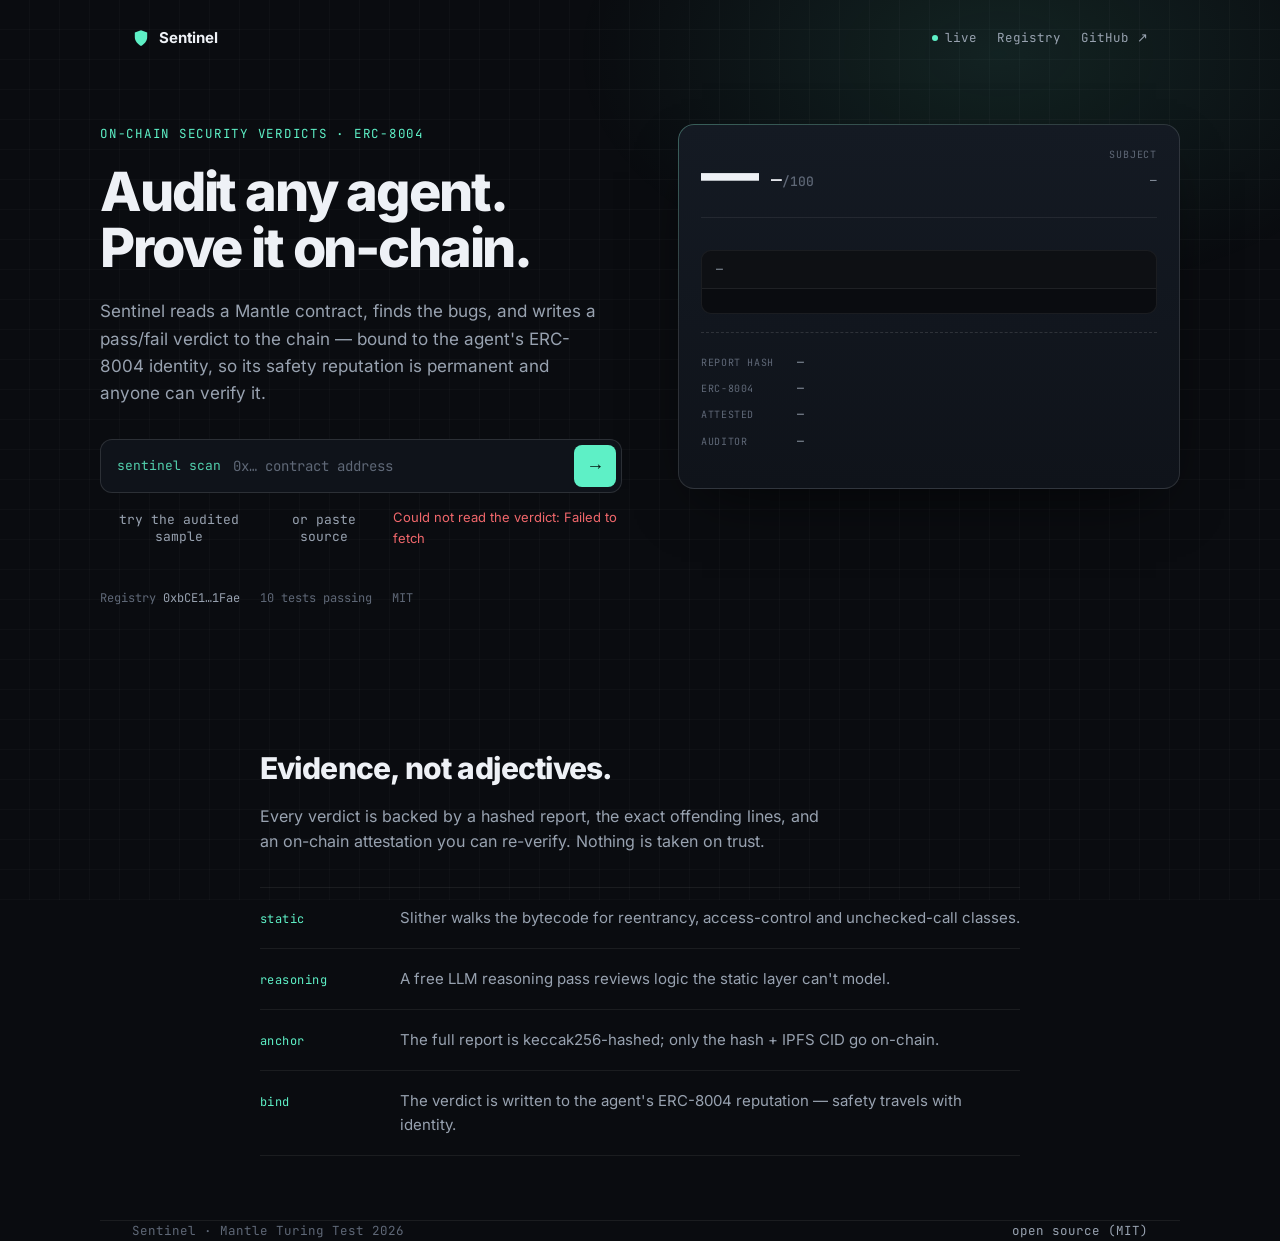
<file: docs/index.html>
<!DOCTYPE html>
<html lang="en">
<head>
  <meta charset="UTF-8" />
  <meta name="viewport" content="width=device-width, initial-scale=1.0" />
  <title>Sentinel — on-chain security verdicts for AI agents</title>
  <meta name="description" content="Sentinel audits any Mantle contract and writes a pass/fail security verdict on-chain, bound to the contract's ERC-8004 agent identity." />
  <meta property="og:title" content="Sentinel — on-chain security verdicts for AI agents" />
  <meta property="og:description" content="Paste a Mantle contract. Sentinel finds the bugs and writes a verifiable verdict on-chain, bound to the agent's ERC-8004 identity." />
  <meta property="og:type" content="website" />
  <meta property="og:url" content="https://yonkoo11.github.io/mantle-sentinel/" />
  <meta name="twitter:card" content="summary_large_image" />
  <link rel="icon" href="data:image/svg+xml,%3Csvg xmlns='http://www.w3.org/2000/svg' viewBox='0 0 32 32'%3E%3Cpath d='M16 2l11 4v8c0 7-4.7 12.5-11 16C9.7 26.5 5 21 5 14V6z' fill='%235ef0c6'/%3E%3Cpath d='M11 16l4 4 7-8' stroke='%23061712' stroke-width='2.6' fill='none' stroke-linecap='round' stroke-linejoin='round'/%3E%3C/svg%3E" />
  <link rel="stylesheet" href="styles.css" />
</head>
<body>
  <div class="bg" aria-hidden="true"></div>

  <header class="nav wrap">
    <div class="brand"><span class="mark" aria-hidden="true"></span>Sentinel</div>
    <nav class="nav-right">
      <span class="live"><span class="dot"></span>live</span>
      <a href="registry.html">Registry</a>
      <a href="https://github.com/Yonkoo11/mantle-sentinel" target="_blank" rel="noopener">GitHub ↗</a>
    </nav>
  </header>

  <main>
    <section class="hero wrap">
      <div class="hero-left">
        <p class="eyebrow">On-chain security verdicts · ERC-8004</p>
        <h1>Audit any agent.<br>Prove it <span class="nb">on-chain.</span></h1>
        <p class="lede">Sentinel reads a Mantle contract, finds the bugs, and writes a pass/fail
          verdict to the chain — bound to the agent's ERC-8004 identity, so its safety reputation
          is permanent and anyone can verify it.</p>

        <div class="scan">
          <span class="prompt">sentinel&nbsp;scan</span>
          <input id="addr" type="text" placeholder="0x… contract address" spellcheck="false" autocomplete="off" aria-label="Contract address" />
          <button id="check" aria-label="Check verdict">→</button>
        </div>
        <div class="scan-meta">
          <button id="sample" class="link">try the audited sample</button>
          <button id="paste-toggle" class="link">or paste source</button>
          <span id="status" class="status" role="status" aria-live="polite"></span>
        </div>
        <textarea id="source" class="source-box" hidden placeholder="// paste Solidity source, then press Check" spellcheck="false"></textarea>

        <ul class="trust">
          <li>Registry <a id="reg-link" class="mono" target="_blank" rel="noopener"></a></li>
          <li>10 tests passing</li>
          <li>MIT</li>
        </ul>
      </div>

      <!-- SIGNATURE: the verdict credential -->
      <aside id="credential" class="credential" aria-label="Security verdict">
        <div class="cred-top">
          <div class="grade-wrap">
            <span id="grade" class="grade">—</span>
            <div class="grade-meta">
              <span id="verdict-pill" class="pill"></span>
              <span class="score-line"><span id="score">—</span><span class="score-max">/100</span></span>
            </div>
          </div>
          <div class="cred-target">
            <span class="k">Subject</span>
            <code id="verdict-target" class="mono">—</code>
          </div>
        </div>

        <div class="sevstrip" id="sevstrip"></div>

        <div class="excerpt" id="excerpt">
          <div class="excerpt-head"><span id="excerpt-label" class="mono">—</span></div>
          <pre id="code" class="code" aria-hidden="false"></pre>
        </div>

        <ul class="findings" id="findings" hidden></ul>

        <div class="receipt">
          <div id="cred-note" class="cred-note" hidden></div>
          <div class="receipt-row"><span class="k">Report hash</span><code id="r-hash" class="mono">—</code></div>
          <div class="receipt-row"><span class="k">ERC-8004</span><code id="r-agent" class="mono">—</code></div>
          <div class="receipt-row"><span class="k">Attested</span><code id="r-time" class="mono">—</code></div>
          <div class="receipt-row"><span class="k">Auditor</span><code id="r-auditor" class="mono">—</code></div>
          <div id="links" class="receipt-links"></div>
        </div>
      </aside>
    </section>

    <section class="checks wrap" aria-label="What Sentinel checks">
      <h2>Evidence, not adjectives.</h2>
      <p class="section-lede">Every verdict is backed by a hashed report, the exact offending lines, and an
        on-chain attestation you can re-verify. Nothing is taken on trust.</p>
      <div class="ledger">
        <div class="led"><span class="led-k mono">static</span><span class="led-v">Slither walks the bytecode for reentrancy, access-control and unchecked-call classes.</span></div>
        <div class="led"><span class="led-k mono">reasoning</span><span class="led-v">A free LLM reasoning pass reviews logic the static layer can't model.</span></div>
        <div class="led"><span class="led-k mono">anchor</span><span class="led-v">The full report is keccak256-hashed; only the hash + IPFS CID go on-chain.</span></div>
        <div class="led"><span class="led-k mono">bind</span><span class="led-v">The verdict is written to the agent's ERC-8004 reputation — safety travels with identity.</span></div>
      </div>
    </section>
  </main>

  <footer class="wrap">
    <span>Sentinel · Mantle Turing Test 2026</span>
    <span><a href="https://github.com/Yonkoo11/mantle-sentinel" target="_blank" rel="noopener">open source (MIT)</a></span>
  </footer>

  <script src="vendor/ethers.umd.min.js"></script>
  <script src="app.js"></script>
</body>
</html>
</file>
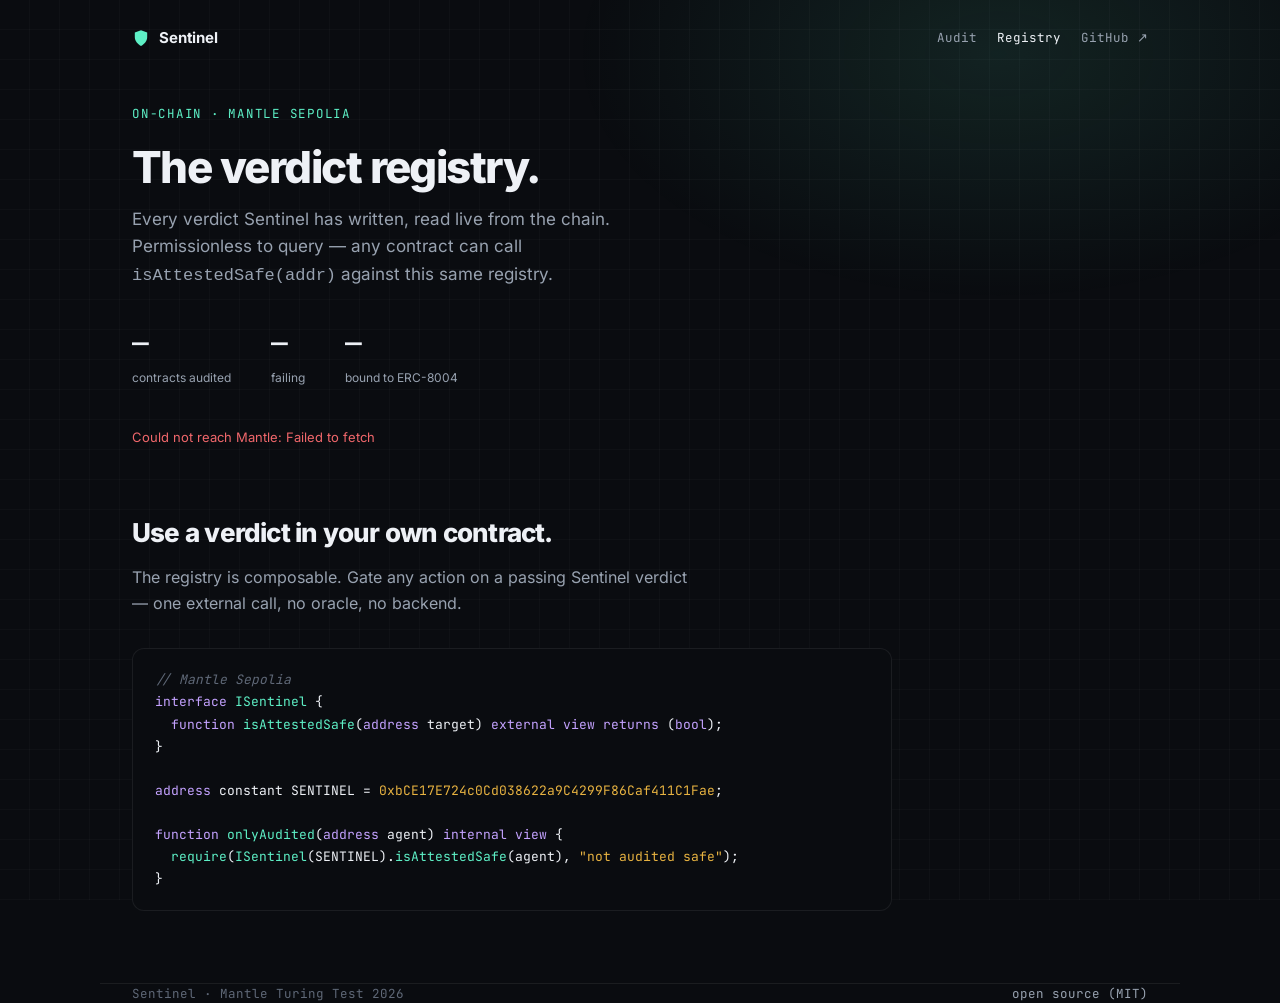
<file: docs/registry.html>
<!DOCTYPE html>
<html lang="en">
<head>
  <meta charset="UTF-8" />
  <meta name="viewport" content="width=device-width, initial-scale=1.0" />
  <title>Registry — Sentinel</title>
  <meta name="description" content="Every security verdict Sentinel has written on Mantle, read live from the chain." />
  <link rel="icon" href="data:image/svg+xml,%3Csvg xmlns='http://www.w3.org/2000/svg' viewBox='0 0 32 32'%3E%3Cpath d='M16 2l11 4v8c0 7-4.7 12.5-11 16C9.7 26.5 5 21 5 14V6z' fill='%235ef0c6'/%3E%3Cpath d='M11 16l4 4 7-8' stroke='%23061712' stroke-width='2.6' fill='none' stroke-linecap='round' stroke-linejoin='round'/%3E%3C/svg%3E" />
  <link rel="stylesheet" href="styles.css" />
</head>
<body>
  <div class="bg" aria-hidden="true"></div>

  <header class="nav wrap">
    <a class="brand" href="index.html"><span class="mark" aria-hidden="true"></span>Sentinel</a>
    <nav class="nav-right">
      <a href="index.html">Audit</a>
      <a href="registry.html" class="active">Registry</a>
      <a href="https://github.com/Yonkoo11/mantle-sentinel" target="_blank" rel="noopener">GitHub ↗</a>
    </nav>
  </header>

  <main class="wrap">
    <section class="reg-head">
      <p class="eyebrow">On-chain · Mantle Sepolia</p>
      <h1>The verdict registry.</h1>
      <p class="lede">Every verdict Sentinel has written, read live from the chain. Permissionless to query —
        any contract can call <code>isAttestedSafe(addr)</code> against this same registry.</p>
      <div class="stats" id="stats">
        <div class="stat"><span class="sv" id="s-total">—</span><span class="sl">contracts audited</span></div>
        <div class="stat"><span class="sv" id="s-fail">—</span><span class="sl">failing</span></div>
        <div class="stat"><span class="sv" id="s-bound">—</span><span class="sl">bound to ERC-8004</span></div>
      </div>
    </section>

    <section class="reg-table-wrap">
      <p id="reg-status" class="status loading" role="status" aria-live="polite">Reading the registry from Mantle…</p>
      <table class="reg-table" id="reg-table" hidden>
        <thead>
          <tr><th>Grade</th><th>Contract</th><th>Verdict</th><th>Top severity</th><th>ERC-8004</th><th>Attested</th><th></th></tr>
        </thead>
        <tbody id="reg-body"></tbody>
      </table>
    </section>

    <section class="dev">
      <h2>Use a verdict in your own contract.</h2>
      <p class="section-lede">The registry is composable. Gate any action on a passing Sentinel verdict —
        one external call, no oracle, no backend.</p>
      <pre class="snippet"><span class="cm">// Mantle Sepolia</span>
<span class="kw">interface</span> <span class="fn">ISentinel</span> {
  <span class="kw">function</span> <span class="fn">isAttestedSafe</span>(<span class="kw">address</span> target) <span class="kw">external view returns</span> (<span class="kw">bool</span>);
}

<span class="kw">address</span> constant SENTINEL = <span class="st">0xbCE17E724c0Cd038622a9C4299F86Caf411C1Fae</span>;

<span class="kw">function</span> <span class="fn">onlyAudited</span>(<span class="kw">address</span> agent) <span class="kw">internal view</span> {
  <span class="fn">require</span>(<span class="fn">ISentinel</span>(SENTINEL).<span class="fn">isAttestedSafe</span>(agent), <span class="st">"not audited safe"</span>);
}</pre>
    </section>
  </main>

  <footer class="wrap">
    <span>Sentinel · Mantle Turing Test 2026</span>
    <span><a href="https://github.com/Yonkoo11/mantle-sentinel" target="_blank" rel="noopener">open source (MIT)</a></span>
  </footer>

  <script src="vendor/ethers.umd.min.js"></script>
  <script src="registry.js"></script>
</body>
</html>
</file>
<file: docs/styles.css>
/* ---- fonts (vendored, offline-safe) ---- */
@font-face { font-family: Inter; font-weight: 400; font-display: swap; src: url("vendor/fonts/inter-latin-400-normal.woff2") format("woff2"); }
@font-face { font-family: Inter; font-weight: 600; font-display: swap; src: url("vendor/fonts/inter-latin-600-normal.woff2") format("woff2"); }
@font-face { font-family: Inter; font-weight: 700; font-display: swap; src: url("vendor/fonts/inter-latin-700-normal.woff2") format("woff2"); }
@font-face { font-family: Inter; font-weight: 800; font-display: swap; src: url("vendor/fonts/inter-latin-800-normal.woff2") format("woff2"); }
@font-face { font-family: "JBMono"; font-weight: 400; font-display: swap; src: url("vendor/fonts/jetbrains-mono-latin-400-normal.woff2") format("woff2"); }
@font-face { font-family: "JBMono"; font-weight: 500; font-display: swap; src: url("vendor/fonts/jetbrains-mono-latin-500-normal.woff2") format("woff2"); }
@font-face { font-family: "JBMono"; font-weight: 700; font-display: swap; src: url("vendor/fonts/jetbrains-mono-latin-700-normal.woff2") format("woff2"); }

:root {
  --base: #0a0c10;
  --s1: #0f131a;
  --s2: #141a23;
  --s3: #1b222d;
  --line: rgba(255, 255, 255, 0.07);
  --line2: rgba(255, 255, 255, 0.12);
  --text: #eef1f6;
  --muted: #98a2b0;
  --faint: #5f6877;
  --mint: #5ef0c6;     /* brand accent — rationed like punctuation */
  --red: #f0676b;
  --amber: #e8b341;
  --green: #57c694;    /* scarce — pass only */
  --ink: #061712;
  --sans: Inter, -apple-system, BlinkMacSystemFont, "Segoe UI", sans-serif;
  --mono: "JBMono", ui-monospace, "SF Mono", Menlo, monospace;
  --ease: cubic-bezier(0.4, 0, 0.2, 1);
}

* { box-sizing: border-box; }
html { -webkit-text-size-adjust: 100%; }
body { margin: 0; background: var(--base); color: var(--text); font-family: var(--sans);
  font-size: 16px; line-height: 1.6; -webkit-font-smoothing: antialiased; text-rendering: optimizeLegibility; overflow-x: hidden; }
.mono { font-family: var(--mono); font-variant-numeric: tabular-nums; }
a { color: var(--mint); text-decoration: none; }
.wrap { max-width: 1080px; margin: 0 auto; padding: 0 32px; }

/* living background — one confined glow, faint grid, off-black */
.bg { position: fixed; inset: 0; z-index: -1; pointer-events: none;
  background:
    radial-gradient(46% 38% at 78% 6%, rgba(94, 240, 198, 0.10), transparent 72%),
    linear-gradient(transparent 0 96%, rgba(255,255,255,0.022) 96%) 0 0 / 100% 30px,
    linear-gradient(90deg, transparent 0 96%, rgba(255,255,255,0.022) 96%) 0 0 / 30px 100%; }

/* nav */
.nav { display: flex; align-items: center; justify-content: space-between; padding-top: 26px; padding-bottom: 26px; }
.brand { display: flex; align-items: center; gap: 9px; font-weight: 700; font-size: 15px; letter-spacing: -0.01em; }
.mark { width: 18px; height: 18px; background: var(--mint); box-shadow: 0 0 16px rgba(94, 240, 198, 0.45);
  -webkit-mask: url("data:image/svg+xml,%3Csvg xmlns='http://www.w3.org/2000/svg' viewBox='0 0 32 32'%3E%3Cpath d='M16 2l11 4v8c0 7-4.7 12.5-11 16C9.7 26.5 5 21 5 14V6z'/%3E%3C/svg%3E") center/contain no-repeat;
  mask: url("data:image/svg+xml,%3Csvg xmlns='http://www.w3.org/2000/svg' viewBox='0 0 32 32'%3E%3Cpath d='M16 2l11 4v8c0 7-4.7 12.5-11 16C9.7 26.5 5 21 5 14V6z'/%3E%3C/svg%3E") center/contain no-repeat; }
.nav-right { display: flex; align-items: center; gap: 20px; font-family: var(--mono); font-size: 12.5px; color: var(--muted); }
.nav-right a { color: var(--muted); }
.nav-right a:hover { color: var(--text); }
.live { display: flex; align-items: center; gap: 7px; }
.live .dot { width: 6px; height: 6px; border-radius: 50%; background: var(--mint); box-shadow: 0 0 0 0 rgba(94,240,198,.6); animation: pulse 2.6s var(--ease) infinite; }
@keyframes pulse { 0% { box-shadow: 0 0 0 0 rgba(94,240,198,.5); } 70% { box-shadow: 0 0 0 6px rgba(94,240,198,0); } 100% { box-shadow: 0 0 0 0 rgba(94,240,198,0); } }

/* hero — asymmetric editorial split */
.hero { display: grid; grid-template-columns: 1.02fr 0.98fr; gap: 56px; align-items: start; padding: 48px 0 96px; }
.eyebrow { font-family: var(--mono); font-size: 12.5px; letter-spacing: 0.06em; text-transform: uppercase; color: var(--mint); margin: 0 0 20px; }
h1 { font-size: clamp(38px, 4.7vw, 54px); line-height: 1.04; letter-spacing: -0.04em; font-weight: 800; margin: 0 0 22px; }
h1 .nb { white-space: nowrap; }
.lede { font-size: 17px; line-height: 1.6; color: var(--muted); max-width: 46ch; margin: 0 0 32px; }

.scan { display: flex; align-items: center; gap: 0; background: var(--s1); border: 1px solid var(--line2); border-radius: 12px; padding: 5px 5px 5px 16px; transition: border-color 150ms var(--ease), box-shadow 150ms var(--ease); }
.scan:focus-within { border-color: var(--mint); box-shadow: 0 0 0 3px rgba(94,240,198,0.16); }
.prompt { font-family: var(--mono); font-size: 13px; color: var(--mint); white-space: nowrap; opacity: 0.85; }
.scan input { flex: 1; min-width: 0; background: none; border: 0; color: var(--text); font-family: var(--mono); font-size: 14px; padding: 12px 12px; font-variant-numeric: tabular-nums; }
.scan input::placeholder { color: var(--faint); }
.scan input:focus { outline: none; }
.scan button { background: var(--mint); color: var(--ink); border: 0; border-radius: 8px; width: 42px; height: 42px; font-size: 18px; font-weight: 700; cursor: pointer; flex: none; transition: transform 80ms var(--ease), filter 150ms var(--ease); }
@media (hover: hover) { .scan button:hover { filter: brightness(1.08); } }
.scan button:active { transform: scale(0.94); }
.scan button:focus-visible { outline: none; box-shadow: 0 0 0 3px rgba(94,240,198,0.4); }
.scan-meta { display: flex; align-items: center; gap: 16px; margin: 14px 2px 0; min-height: 20px; }
.link { background: none; border: 0; color: var(--muted); cursor: pointer; font-size: 13px; font-family: var(--mono); padding: 0; }
.link:hover { color: var(--mint); }
.status { font-size: 13px; color: var(--muted); }
.status.err { color: var(--red); }
.status.warn { color: var(--amber); }
.status.loading::after { content: ""; display: inline-block; width: 11px; height: 11px; margin-left: 7px; vertical-align: -1px; border: 2px solid var(--line2); border-top-color: var(--mint); border-radius: 50%; animation: spin .7s linear infinite; }
@keyframes spin { to { transform: rotate(360deg); } }
.trust { list-style: none; display: flex; flex-wrap: wrap; gap: 20px; padding: 0; margin: 40px 0 0; font-family: var(--mono); font-size: 12px; color: var(--faint); }
.trust a { color: var(--muted); }

/* ---- the verdict credential (signature element) ---- */
.credential { position: relative; background: linear-gradient(180deg, var(--s2), var(--s1)); border: 1px solid var(--line2);
  border-radius: 16px; padding: 22px; box-shadow: 0 24px 60px -24px rgba(0,0,0,0.7); }
.credential::before { content: ""; position: absolute; inset: -1px; border-radius: 16px; padding: 1px; pointer-events: none;
  background: linear-gradient(160deg, rgba(94,240,198,0.25), transparent 38%); -webkit-mask: linear-gradient(#000 0 0) content-box, linear-gradient(#000 0 0); -webkit-mask-composite: xor; mask-composite: exclude; }
.credential.enter { animation: rise 300ms var(--ease); }
@keyframes rise { from { opacity: 0; transform: translateY(8px) scale(0.99); } to { opacity: 1; transform: none; } }

.cred-top { display: flex; justify-content: space-between; align-items: flex-start; gap: 16px; padding-bottom: 18px; border-bottom: 1px solid var(--line); }
.grade-wrap { display: flex; align-items: center; gap: 14px; }
.grade { font-size: 58px; font-weight: 800; line-height: 0.9; letter-spacing: -0.04em; }
.grade-meta { display: flex; flex-direction: column; gap: 7px; }
.pill { font-family: var(--mono); font-weight: 700; font-size: 12px; letter-spacing: 0.08em; padding: 4px 10px; border-radius: 6px; width: fit-content; }
.pill.ok { background: rgba(87,198,148,0.12); color: var(--green); box-shadow: inset 0 0 0 1px rgba(87,198,148,0.35); }
.pill.bad { background: rgba(240,103,107,0.12); color: var(--red); box-shadow: inset 0 0 0 1px rgba(240,103,107,0.35); }
.score-line { font-family: var(--mono); font-size: 18px; font-weight: 500; }
.score-max { color: var(--faint); font-size: 13px; }
.cred-target { text-align: right; max-width: 46%; }
.cred-target .k { display: block; font-family: var(--mono); font-size: 10px; letter-spacing: 0.08em; text-transform: uppercase; color: var(--faint); margin-bottom: 3px; }
.cred-target code { font-size: 11px; color: var(--muted); word-break: break-all; }

.sevstrip { display: flex; gap: 8px; flex-wrap: wrap; padding: 16px 0; }
.sev { font-family: var(--mono); font-size: 11px; letter-spacing: 0.04em; padding: 4px 9px; border-radius: 5px; border: 1px solid var(--line2); color: var(--muted); }
.sev b { font-weight: 700; }
.sev.high { color: var(--red); border-color: rgba(240,103,107,0.4); }
.sev.med { color: var(--amber); border-color: rgba(232,179,65,0.4); }
.sev.info { color: var(--muted); }

/* code excerpt — real evidence at the flagged line */
.excerpt { background: var(--base); border: 1px solid var(--line); border-radius: 10px; overflow: hidden; }
.excerpt-head { padding: 9px 14px; border-bottom: 1px solid var(--line); font-size: 11.5px; color: var(--muted); background: rgba(255,255,255,0.015); }
.code { margin: 0; padding: 12px 0; font-family: var(--mono); font-size: 12px; line-height: 1.65; overflow-x: auto; }
.code .ln { display: block; padding: 0 14px; white-space: pre; color: var(--text); }
.code .ln .num { display: inline-block; width: 26px; color: var(--faint); user-select: none; }
.code .ln.flag { background: rgba(240,103,107,0.10); box-shadow: inset 2px 0 0 var(--red); }
.code .kw { color: #c4a2ff; } .code .cm { color: var(--faint); font-style: italic; } .code .fn { color: var(--mint); } .code .st { color: #e8b341; }

.receipt { margin-top: 18px; padding-top: 16px; border-top: 1px dashed var(--line2); }
.receipt-row { display: flex; gap: 12px; align-items: baseline; padding: 4px 0; font-size: 11.5px; }
.receipt-row .k { font-family: var(--mono); font-size: 10px; letter-spacing: 0.06em; text-transform: uppercase; color: var(--faint); min-width: 84px; }
.receipt-row code { color: var(--muted); word-break: break-all; }
.receipt-links { margin-top: 12px; display: flex; gap: 14px; flex-wrap: wrap; font-family: var(--mono); font-size: 12px; }

/* checks / ledger section */
.checks { padding: 40px 0 64px; max-width: 760px; }
.checks h2 { font-size: 30px; letter-spacing: -0.03em; font-weight: 800; margin: 0 0 12px; }
.section-lede { color: var(--muted); font-size: 16px; max-width: 56ch; margin: 0 0 32px; }
.ledger { display: grid; gap: 0; border-top: 1px solid var(--line); }
.led { display: grid; grid-template-columns: 120px 1fr; gap: 20px; padding: 18px 0; border-bottom: 1px solid var(--line); align-items: baseline; }
.led-k { color: var(--mint); font-size: 12px; letter-spacing: 0.04em; }
.led-v { color: var(--muted); font-size: 15px; }

footer { display: flex; justify-content: space-between; flex-wrap: wrap; gap: 12px; border-top: 1px solid var(--line); padding: 26px 0 56px; font-family: var(--mono); font-size: 12.5px; color: var(--faint); }
footer a { color: var(--muted); }

@media (max-width: 880px) {
  .hero { grid-template-columns: 1fr; gap: 40px; padding-bottom: 64px; }
  h1 { font-size: clamp(36px, 9vw, 52px); }
  .credential { order: 2; }
}
@media (max-width: 520px) {
  .wrap { padding: 0 20px; }
  .cred-top { flex-direction: column; }
  .cred-target { text-align: left; max-width: 100%; }
  .led { grid-template-columns: 1fr; gap: 4px; }
}
/* ---- nav links + registry page ---- */
a.brand { color: var(--text); text-decoration: none; }
.nav-right a.active { color: var(--text); }

.reg-head { padding: 28px 0 24px; max-width: 680px; }
.reg-head h1 { font-size: clamp(30px, 4vw, 44px); line-height: 1.05; letter-spacing: -0.035em; font-weight: 800; margin: 14px 0 16px; }
.reg-head .lede { margin-bottom: 28px; }
.stats { display: flex; gap: 40px; flex-wrap: wrap; padding-top: 4px; }
.stat { display: flex; flex-direction: column; gap: 2px; }
.stat .sv { font-family: var(--mono); font-size: 28px; font-weight: 500; letter-spacing: -0.02em; }
.stat .sl { font-size: 12px; color: var(--muted); }

.reg-table-wrap { margin: 16px 0 56px; }
.reg-table { width: 100%; border-collapse: collapse; font-size: 14px; }
.reg-table thead th { text-align: left; font-family: var(--mono); font-size: 11px; letter-spacing: 0.06em; text-transform: uppercase; color: var(--faint); font-weight: 500; padding: 0 14px 12px; border-bottom: 1px solid var(--line2); }
.reg-table tbody td { padding: 14px; border-bottom: 1px solid var(--line); color: var(--text); vertical-align: middle; }
.reg-table tbody tr { transition: background 120ms var(--ease); }
@media (hover: hover) { .reg-table tbody tr:hover { background: rgba(255,255,255,0.022); } }
.reg-table .dim { color: var(--faint); }
.rg { display: inline-flex; align-items: center; justify-content: center; width: 28px; height: 28px; border-radius: 7px; font-weight: 800; font-size: 15px; }
.rg-ok { color: var(--green); background: rgba(87,198,148,0.10); box-shadow: inset 0 0 0 1px rgba(87,198,148,0.28); }
.rg-med { color: var(--amber); background: rgba(232,179,65,0.10); box-shadow: inset 0 0 0 1px rgba(232,179,65,0.28); }
.rg-bad { color: var(--red); background: rgba(240,103,107,0.10); box-shadow: inset 0 0 0 1px rgba(240,103,107,0.28); }
.tag { font-family: var(--mono); font-size: 11px; font-weight: 700; letter-spacing: 0.06em; padding: 3px 8px; border-radius: 5px; }
.tag.ok { color: var(--green); box-shadow: inset 0 0 0 1px rgba(87,198,148,0.32); }
.tag.bad { color: var(--red); box-shadow: inset 0 0 0 1px rgba(240,103,107,0.32); }
.rowlink { color: var(--muted); font-size: 15px; }
.rowlink:hover { color: var(--mint); }

.dev { padding: 8px 0 72px; max-width: 760px; }
.dev h2 { font-size: 26px; letter-spacing: -0.03em; font-weight: 800; margin: 0 0 12px; }
.snippet { background: var(--base); border: 1px solid var(--line); border-radius: 12px; padding: 20px 22px; margin: 24px 0 0; font-family: var(--mono); font-size: 13px; line-height: 1.7; overflow-x: auto; color: var(--text); }
.snippet .kw { color: #c4a2ff; } .snippet .cm { color: var(--faint); font-style: italic; } .snippet .fn { color: var(--mint); } .snippet .st { color: var(--amber); }

@media (max-width: 640px) {
  .reg-table thead { display: none; }
  .reg-table tbody td { display: inline-block; border: 0; padding: 4px 10px 4px 0; }
  .reg-table tbody tr { display: block; padding: 12px 0; border-bottom: 1px solid var(--line); }
  .stats { gap: 24px; }
}

/* ---- live audit: paste-source box, findings list, off-chain note ---- */
.source-box { width: 100%; margin-top: 12px; background: var(--base); border: 1px solid var(--line2); color: var(--text);
  border-radius: 11px; padding: 12px 14px; font-family: var(--mono); font-size: 12.5px; line-height: 1.5; min-height: 120px; resize: vertical; }
.source-box:focus { outline: none; border-color: var(--mint); box-shadow: 0 0 0 3px rgba(94,240,198,0.16); }
.findings { list-style: none; margin: 0; padding: 0; border: 1px solid var(--line); border-radius: 10px; overflow: hidden; }
.findings li { display: flex; gap: 12px; align-items: baseline; padding: 10px 14px; border-bottom: 1px solid var(--line); font-size: 13px; }
.findings li:last-child { border-bottom: 0; }
.fsev { font-family: var(--mono); font-size: 10px; font-weight: 700; letter-spacing: 0.05em; text-transform: uppercase; padding: 2px 7px; border-radius: 4px; flex: none; min-width: 58px; text-align: center; }
.fsev.high { color: var(--red); box-shadow: inset 0 0 0 1px rgba(240,103,107,0.4); }
.fsev.med { color: var(--amber); box-shadow: inset 0 0 0 1px rgba(232,179,65,0.4); }
.fsev.low { color: var(--muted); box-shadow: inset 0 0 0 1px var(--line2); }
.ftxt { color: var(--text); }
.cred-note { font-size: 11.5px; color: var(--amber); margin-bottom: 12px; line-height: 1.4; }

@media (prefers-reduced-motion: reduce) { *, *::before, *::after { animation-duration: .01ms !important; animation-iteration-count: 1 !important; transition-duration: .01ms !important; } }
</file>
